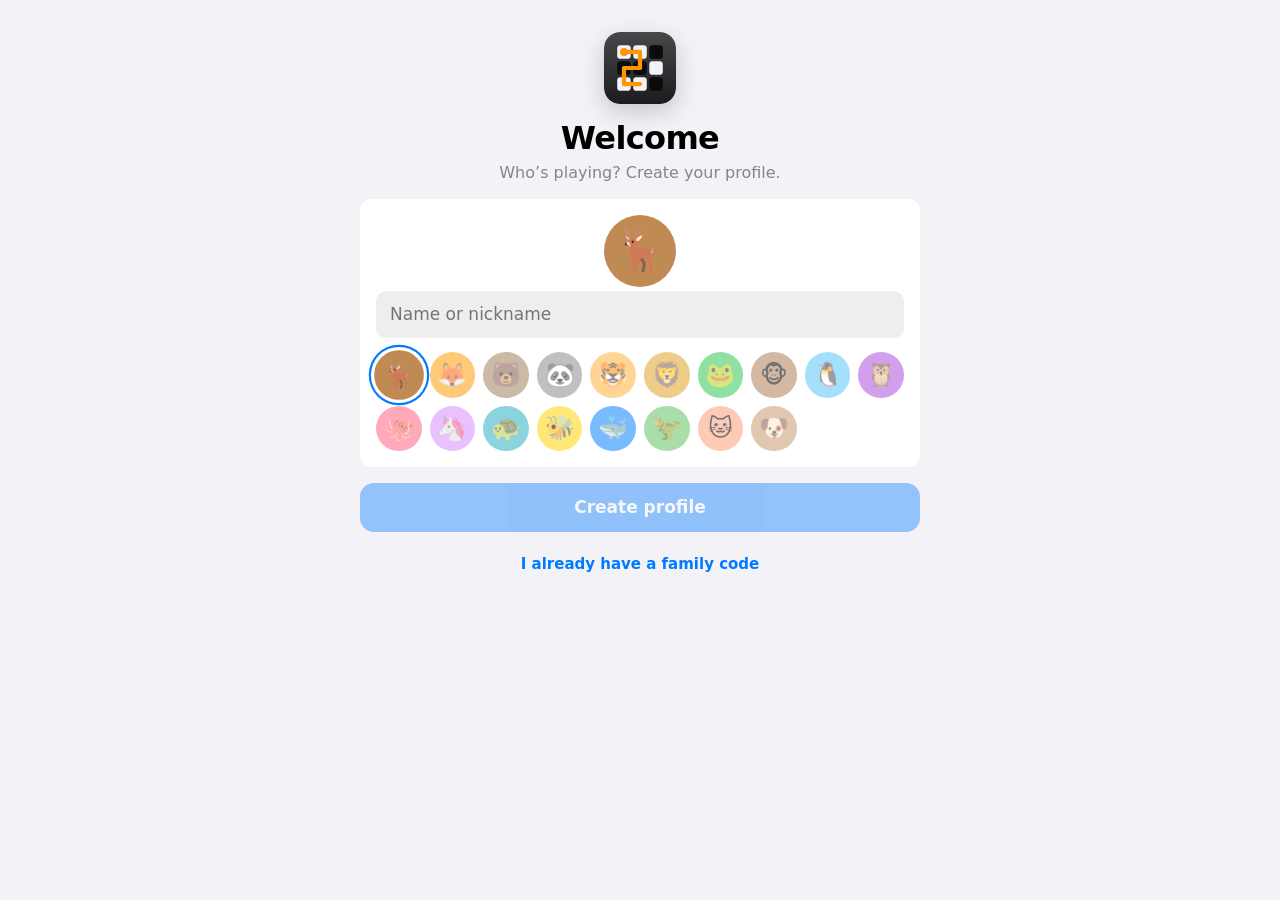
<file: index.html>
<!doctype html>
<html lang="fr">
<head>
<meta charset="utf-8">
<title>CariFlip</title>
<meta name="viewport" content="width=device-width, initial-scale=1, viewport-fit=cover, user-scalable=no">
<meta name="claude:viewport-fit-sides" content="cover">
<meta name="description" content="Un seul trait pour rendre chaque ligne d'une seule couleur. Jeu de réflexion de Caribou Labs.">
<meta name="theme-color" content="#F2F2F7" media="(prefers-color-scheme: light)">
<meta name="theme-color" content="#000000" media="(prefers-color-scheme: dark)">
<meta name="apple-mobile-web-app-capable" content="yes">
<meta name="mobile-web-app-capable" content="yes">
<meta name="apple-mobile-web-app-status-bar-style" content="default">
<meta name="apple-mobile-web-app-title" content="CariFlip">
<link rel="manifest" href="manifest.webmanifest">
<link rel="icon" href="icons/icon.svg" type="image/svg+xml">
<link rel="apple-touch-icon" href="icons/apple-touch-icon.png">
<link rel="stylesheet" href="css/style.css">
</head>
<body>
<svg width="0" height="0" style="position:absolute" aria-hidden="true">
  <defs>
    <symbol id="i-back" viewBox="0 0 24 24"><path d="M15 4l-8 8 8 8" fill="none" stroke="currentColor" stroke-width="2.4" stroke-linecap="round" stroke-linejoin="round"/></symbol>
    <symbol id="i-chev" viewBox="0 0 24 24"><path d="M9 5l7 7-7 7" fill="none" stroke="currentColor" stroke-width="2.2" stroke-linecap="round" stroke-linejoin="round"/></symbol>
    <symbol id="i-bulb" viewBox="0 0 24 24"><path d="M9 18h6M10 21h4M12 3a6 6 0 0 0-3.6 10.8c.6.5 1.1 1.3 1.1 2.2h5c0-.9.5-1.7 1.1-2.2A6 6 0 0 0 12 3z" fill="none" stroke="currentColor" stroke-width="2" stroke-linecap="round" stroke-linejoin="round"/></symbol>
    <symbol id="i-pause" viewBox="0 0 24 24"><rect x="6" y="5" width="4" height="14" rx="1.2" fill="currentColor"/><rect x="14" y="5" width="4" height="14" rx="1.2" fill="currentColor"/></symbol>
    <symbol id="i-lock" viewBox="0 0 24 24"><rect x="5" y="11" width="14" height="10" rx="2.5" fill="currentColor"/><path d="M8 11V8a4 4 0 0 1 8 0v3" fill="none" stroke="currentColor" stroke-width="2.2"/></symbol>
    <symbol id="i-check" viewBox="0 0 24 24"><path d="M5 12.5l4.5 4.5L19 7.5" fill="none" stroke="currentColor" stroke-width="2.8" stroke-linecap="round" stroke-linejoin="round"/></symbol>
    <symbol id="i-star" viewBox="0 0 24 24"><path d="M12 2.8l2.8 5.8 6.3.9-4.6 4.4 1.1 6.3L12 17.2l-5.6 3 1.1-6.3L2.9 9.5l6.3-.9z" fill="currentColor"/></symbol>
    <symbol id="i-grid" viewBox="0 0 24 24"><rect x="3" y="3" width="8" height="8" rx="2" fill="currentColor"/><rect x="13" y="3" width="8" height="8" rx="2" fill="none" stroke="currentColor" stroke-width="2"/><rect x="3" y="13" width="8" height="8" rx="2" fill="none" stroke="currentColor" stroke-width="2"/><rect x="13" y="13" width="8" height="8" rx="2" fill="currentColor"/></symbol>
    <symbol id="i-bolt" viewBox="0 0 24 24"><path d="M13 2L4 14h7l-1 8 9-12h-7z" fill="currentColor"/></symbol>
    <symbol id="i-help" viewBox="0 0 24 24"><circle cx="12" cy="12" r="9.5" fill="none" stroke="currentColor" stroke-width="2"/><path d="M9.5 9.3a2.6 2.6 0 0 1 5 .9c0 1.8-2.5 2.2-2.5 4" fill="none" stroke="currentColor" stroke-width="2" stroke-linecap="round"/><circle cx="12" cy="17.3" r="1.2" fill="currentColor"/></symbol>
    <symbol id="i-x" viewBox="0 0 24 24"><path d="M6 6l12 12M18 6L6 18" fill="none" stroke="currentColor" stroke-width="2.8" stroke-linecap="round"/></symbol>
    <symbol id="i-down" viewBox="0 0 24 24"><path d="M12 5v13M6 13l6 6 6-6" fill="none" stroke="currentColor" stroke-width="2.4" stroke-linecap="round" stroke-linejoin="round"/></symbol>
    <symbol id="i-trophy" viewBox="0 0 24 24"><path d="M7 4h10v5a5 5 0 0 1-10 0zM7 6H4v1a3 3 0 0 0 3 3M17 6h3v1a3 3 0 0 1-3 3M12 14v3M8 20h8M9 17h6" fill="none" stroke="currentColor" stroke-width="2" stroke-linecap="round" stroke-linejoin="round"/></symbol>
    <symbol id="i-gear" viewBox="0 0 24 24"><path d="M12 8.5a3.5 3.5 0 1 0 0 7 3.5 3.5 0 0 0 0-7z" fill="none" stroke="currentColor" stroke-width="2"/><path d="M19.4 13.5a7.6 7.6 0 0 0 0-3l2-1.6-2-3.4-2.4 1a7.6 7.6 0 0 0-2.6-1.5L14 2.5h-4l-.4 2.5A7.6 7.6 0 0 0 7 6.5l-2.4-1-2 3.4 2 1.6a7.6 7.6 0 0 0 0 3l-2 1.6 2 3.4 2.4-1a7.6 7.6 0 0 0 2.6 1.5l.4 2.5h4l.4-2.5a7.6 7.6 0 0 0 2.6-1.5l2.4 1 2-3.4z" fill="none" stroke="currentColor" stroke-width="2" stroke-linejoin="round"/></symbol>
    <symbol id="i-chart" viewBox="0 0 24 24"><rect x="3.5" y="12" width="4" height="8.5" rx="1.2" fill="currentColor"/><rect x="10" y="7" width="4" height="13.5" rx="1.2" fill="currentColor"/><rect x="16.5" y="3.5" width="4" height="17" rx="1.2" fill="currentColor"/></symbol>
    <symbol id="i-cal" viewBox="0 0 24 24"><rect x="3.5" y="5" width="17" height="15.5" rx="3" fill="none" stroke="currentColor" stroke-width="2"/><path d="M3.5 10h17M8 3v4M16 3v4" stroke="currentColor" stroke-width="2" stroke-linecap="round"/><rect x="7" y="13" width="4" height="4" rx="1" fill="currentColor"/></symbol>
    <symbol id="i-timer" viewBox="0 0 24 24"><circle cx="12" cy="13.5" r="7.5" fill="none" stroke="currentColor" stroke-width="2"/><path d="M12 9.5v4.5l2.8 1.8M9.5 2.8h5M19 6.5l1.4-1.4" fill="none" stroke="currentColor" stroke-width="2" stroke-linecap="round" stroke-linejoin="round"/></symbol>
    <symbol id="i-people" viewBox="0 0 24 24"><circle cx="9" cy="8" r="3.6" fill="currentColor"/><path d="M2.5 20c0-3.6 2.9-6.2 6.5-6.2s6.5 2.6 6.5 6.2z" fill="currentColor"/><circle cx="17" cy="9" r="2.8" fill="currentColor" opacity=".7"/><path d="M15.8 14c3.2-.4 6 1.9 6 5.2h-4.4" fill="currentColor" opacity=".7"/></symbol>
    <symbol id="i-pencil" viewBox="0 0 24 24"><path d="M4 20l1-4.5L15.5 5a2.1 2.1 0 0 1 3 3L8 18.5zM13.5 7l3 3" fill="none" stroke="currentColor" stroke-width="2" stroke-linejoin="round"/></symbol>
    <symbol id="i-plus" viewBox="0 0 24 24"><path d="M12 5v14M5 12h14" stroke="currentColor" stroke-width="2.6" stroke-linecap="round"/></symbol>
    <symbol id="i-cloud" viewBox="0 0 24 24"><path d="M7 19a4.5 4.5 0 0 1-.6-9 6 6 0 0 1 11.5 1.6A3.8 3.8 0 0 1 17.5 19z" fill="none" stroke="currentColor" stroke-width="2" stroke-linejoin="round"/></symbol>
    <symbol id="i-medal" viewBox="0 0 24 24"><path d="M8 2.5h8l-2.5 6h-3z" fill="currentColor" opacity=".55"/><circle cx="12" cy="15" r="6.5" fill="currentColor"/><path d="M12 11.3l1.1 2.3 2.5.3-1.8 1.7.5 2.5-2.3-1.2-2.3 1.2.5-2.5-1.8-1.7 2.5-.3z" fill="#fff"/></symbol>
    <symbol id="i-skip" viewBox="0 0 24 24"><path d="M5 5l9 7-9 7zM17 5v14" fill="none" stroke="currentColor" stroke-width="2.4" stroke-linecap="round" stroke-linejoin="round"/></symbol>
    <symbol id="i-replay" viewBox="0 0 24 24"><path d="M4.5 12a7.5 7.5 0 1 0 2.4-5.5M4 4.5v4h4" fill="none" stroke="currentColor" stroke-width="2" stroke-linecap="round" stroke-linejoin="round"/><path d="M10.3 9.2v5.6l4.6-2.8z" fill="currentColor"/></symbol>
    <symbol id="i-share" viewBox="0 0 24 24"><path d="M12 15V3.5M8 7l4-4 4 4M6 11H5v9h14v-9h-1" fill="none" stroke="currentColor" stroke-width="2" stroke-linecap="round" stroke-linejoin="round"/></symbol>
    <symbol id="i-more" viewBox="0 0 24 24"><circle cx="5" cy="12" r="1.9" fill="currentColor"/><circle cx="12" cy="12" r="1.9" fill="currentColor"/><circle cx="19" cy="12" r="1.9" fill="currentColor"/></symbol>
    <symbol id="i-clock" viewBox="0 0 24 24"><circle cx="12" cy="12" r="8.5" fill="none" stroke="currentColor" stroke-width="2.2"/><path d="M12 7.5V12l3 2" fill="none" stroke="currentColor" stroke-width="2.2" stroke-linecap="round" stroke-linejoin="round"/></symbol>
    <symbol id="i-key" viewBox="0 0 24 24"><circle cx="8" cy="15" r="4.2" fill="none" stroke="currentColor" stroke-width="2"/><path d="M11 12l8.5-8.5M16 7l2.5 2.5M19 4l1.5 1.5" fill="none" stroke="currentColor" stroke-width="2" stroke-linecap="round"/></symbol>
    <symbol id="i-up" viewBox="0 0 24 24"><path d="M12 19V6M6 11l6-6 6 6" fill="none" stroke="currentColor" stroke-width="2.4" stroke-linecap="round" stroke-linejoin="round"/></symbol>
  </defs>
</svg>

<div id="app">

  <!-- Accueil -->
  <section class="screen" id="home">
    <div class="scroll">
      <header class="hero">
        <img class="logo" id="logo" data-logo src="icons/icon.svg" alt="" width="72" height="72" draggable="false">
        <h1>CariFlip</h1>
        <p class="tagline" data-i18n="home.tagline"></p>
      </header>

      <div class="group">
        <button class="row" id="go-puzzle">
          <span class="row-icon" style="--c: var(--accent)"><svg><use href="#i-grid"/></svg></span>
          <span class="row-text"><span class="row-title" data-i18n="home.puzzle"></span><span class="row-sub" id="puzzle-progress"></span></span>
          <svg class="chev"><use href="#i-chev"/></svg>
        </button>
        <button class="row" id="go-daily">
          <span class="row-icon" style="--c: #FF2D55"><svg><use href="#i-cal"/></svg></span>
          <span class="row-text"><span class="row-title" data-i18n="home.daily"></span><span class="row-sub" id="daily-sub"></span></span>
          <svg class="chev"><use href="#i-chev"/></svg>
        </button>
        <button class="row" id="go-rush">
          <span class="row-icon" style="--c: #00C7BE"><svg><use href="#i-timer"/></svg></span>
          <span class="row-text"><span class="row-title" data-i18n="home.rush"></span><span class="row-sub" id="rush-sub"></span></span>
          <svg class="chev"><use href="#i-chev"/></svg>
        </button>
        <button class="row" id="go-challenge">
          <span class="row-icon" style="--c: var(--stroke)"><svg><use href="#i-bolt"/></svg></span>
          <span class="row-text"><span class="row-title" data-i18n="home.challenge"></span><span class="row-sub" id="best-score"></span></span>
          <svg class="chev"><use href="#i-chev"/></svg>
        </button>
        <button class="row" id="go-custom">
          <span class="row-icon" style="--c: #AF52DE"><svg><use href="#i-pencil"/></svg></span>
          <span class="row-text"><span class="row-title" data-i18n="home.custom"></span><span class="row-sub" id="custom-sub"></span></span>
          <svg class="chev"><use href="#i-chev"/></svg>
        </button>
      </div>

      <!-- Profil actif et changement de profil : une seule ligne -->
      <div class="group">
        <button class="row" id="go-profiles">
          <span class="avatar" id="chip-avatar"></span>
          <span class="row-text"><span class="row-title" id="chip-name"></span><span class="row-sub" id="profiles-sub"></span></span>
          <svg class="chev"><use href="#i-chev"/></svg>
        </button>
      </div>

      <div class="tiles">
        <button class="tile" id="go-howto"><span class="row-icon" style="--c: var(--success)"><svg><use href="#i-help"/></svg></span><span data-i18n="home.howtoShort"></span></button>
        <button class="tile" id="go-stats"><span class="row-icon" style="--c: #5856D6"><svg><use href="#i-chart"/></svg></span><span data-i18n="home.statsShort"></span></button>
        <button class="tile" id="go-settings"><span class="row-icon" style="--c: var(--gray)"><svg><use href="#i-gear"/></svg></span><span data-i18n="home.settings"></span></button>
      </div>

      <p class="footnote" id="install-hint" hidden></p>
      <p class="footnote version-line" id="version-line">Caribou Labs · v<span id="version"></span></p>
    </div>
  </section>

  <!-- Statistiques -->
  <section class="screen" id="stats" hidden>
    <nav class="navbar">
      <button class="nav-btn" data-back><svg><use href="#i-back"/></svg><span data-i18n="nav.home"></span></button>
      <h2 class="nav-title" data-i18n="stats.title"></h2>
      <span class="nav-spacer"></span>
    </nav>
    <div class="scroll" id="stats-body"></div>
  </section>

  <!-- Premier lancement -->
  <section class="screen" id="welcome" hidden>
    <div class="scroll">
      <header class="hero compact">
        <img class="logo" data-logo src="icons/icon.svg" alt="" width="72" height="72" draggable="false">
        <h1 data-i18n="welcome.title"></h1>
        <p class="tagline" data-i18n="welcome.sub"></p>
      </header>
      <div class="profile-form" id="welcome-form"></div>
      <button class="btn primary wide" id="welcome-create" data-i18n="welcome.create"></button>
      <div class="join-box">
        <button class="link-btn" id="welcome-join-toggle" data-i18n="welcome.haveCode"></button>
        <div id="welcome-join" hidden>
          <p class="footnote" data-i18n="welcome.joinHelp"></p>
          <input class="text-input code-input" id="welcome-code" autocomplete="off" autocapitalize="characters" spellcheck="false" placeholder="XXXX-XXXX-XXXX" maxlength="16">
          <button class="btn wide" id="welcome-join-btn" data-i18n="welcome.join"></button>
          <p class="form-error" id="welcome-error" hidden></p>
        </div>
      </div>
    </div>
  </section>

  <!-- Profils -->
  <section class="screen" id="profiles" hidden>
    <nav class="navbar">
      <button class="nav-btn" data-back><svg><use href="#i-back"/></svg><span data-i18n="nav.home"></span></button>
      <h2 class="nav-title" data-i18n="profiles.title"></h2>
      <span class="nav-spacer"></span>
    </nav>
    <div class="scroll">
      <p class="intro" data-i18n="profiles.intro"></p>
      <div class="group" id="profile-list"></div>
      <div class="group">
        <button class="row" id="profile-new">
          <span class="row-icon" style="--c: var(--accent)"><svg><use href="#i-plus"/></svg></span>
          <span class="row-text"><span class="row-title" data-i18n="profiles.new"></span></span>
        </button>
      </div>
      <h3 class="section-title" data-i18n="sync.title"></h3>
      <div class="group">
        <div class="row stat-row"><span class="row-icon" id="sync-icon"><svg><use href="#i-cloud"/></svg></span><span class="row-text"><span class="row-title" id="sync-state"></span><span class="row-sub" id="sync-when"></span></span></div>
        <button class="row" id="sync-code-row">
          <span class="row-text"><span class="row-sub" data-i18n="sync.code"></span><span class="row-title code-text" id="sync-code"></span></span>
          <span class="stat-val" data-i18n="sync.copy"></span>
        </button>
        <button class="row" id="sync-join"><span class="row-text"><span class="row-title" data-i18n="sync.join"></span></span><svg class="chev"><use href="#i-chev"/></svg></button>
        <button class="row" id="sync-now"><span class="row-text"><span class="row-title" data-i18n="sync.now"></span></span></button>
      </div>
      <p class="footnote" id="sync-help" data-i18n="sync.help"></p>
    </div>
  </section>

  <!-- Créer / modifier un profil -->
  <section class="screen" id="profile-edit" hidden>
    <nav class="navbar">
      <button class="nav-btn" data-back><svg><use href="#i-back"/></svg><span data-i18n="nav.back"></span></button>
      <h2 class="nav-title" id="pe-title"></h2>
      <span class="nav-spacer"></span>
    </nav>
    <div class="scroll">
      <div class="profile-form" id="pe-form"></div>
      <button class="btn primary wide" id="pe-save" data-i18n="pe.save"></button>
      <button class="btn danger wide" id="pe-delete" data-i18n="pe.delete"></button>
    </div>
  </section>

  <!-- Contre-la-montre -->
  <section class="screen" id="rush" hidden>
    <nav class="navbar">
      <button class="nav-btn icon-only" id="rush-quit" data-i18n-aria="rush.quit"><svg><use href="#i-x"/></svg></button>
      <div class="hud">
        <span class="hud-score" id="rush-time">3:00</span>
        <span class="hud-meta" id="rush-count"></span>
      </div>
      <span class="nav-spacer"></span>
    </nav>
    <div class="status">
      <span class="chip" id="rush-chip"></span>
    </div>
    <div class="stage" id="rush-stage">
      <canvas id="rush-canvas"></canvas>
      <div class="countdown" id="rush-countdown" aria-live="assertive"></div>
      <div class="bonus" id="rush-bonus" aria-live="polite"><span class="bonus-main"></span><span class="bonus-sub"></span></div>
    </div>
    <div class="bottombar">
      <button class="cancel-btn" data-cancel data-i18n-aria="game.cancel"><svg><use href="#i-x"/></svg></button>
      <button class="pill-btn" id="rush-skip"><svg><use href="#i-skip"/></svg><span data-i18n="rush.skip"></span></button>
      <button class="cancel-btn" data-cancel data-i18n-aria="game.cancel"><svg><use href="#i-x"/></svg></button>
    </div>
  </section>

  <!-- Calendrier du Puzzle du jour -->
  <section class="screen" id="calendar" hidden>
    <nav class="navbar">
      <button class="nav-btn" data-back><svg><use href="#i-back"/></svg><span data-i18n="nav.back"></span></button>
      <h2 class="nav-title" data-i18n="cal.title"></h2>
      <span class="nav-spacer"></span>
    </nav>
    <div class="scroll">
      <div class="cal-head">
        <button class="pill-btn" id="cal-prev" data-i18n-aria="cal.prev"><svg><use href="#i-back"/></svg></button>
        <h3 class="cal-month" id="cal-month"></h3>
        <button class="pill-btn" id="cal-next" data-i18n-aria="cal.next"><svg><use href="#i-chev"/></svg></button>
      </div>
      <div class="cal-week" id="cal-week" aria-hidden="true"></div>
      <div class="cal-grid" id="cal-grid"></div>
      <p class="cal-summary" id="cal-summary"></p>
      <ul class="cal-legend">
        <li><svg class="lg star"><use href="#i-star"/></svg><span data-i18n="cal.legStar"></span></li>
        <li><svg class="lg check"><use href="#i-check"/></svg><span data-i18n="cal.legCheck"></span></li>
        <li><svg class="lg late"><use href="#i-clock"/></svg><span data-i18n="cal.legLate"></span></li>
      </ul>
    </div>
  </section>

  <!-- Grilles de l'éditeur -->
  <section class="screen" id="custom" hidden>
    <nav class="navbar">
      <button class="nav-btn" data-back><svg><use href="#i-back"/></svg><span data-i18n="nav.home"></span></button>
      <h2 class="nav-title" data-i18n="custom.title"></h2>
      <span class="nav-spacer"></span>
    </nav>
    <div class="scroll">
      <p class="intro" data-i18n="custom.intro"></p>
      <div class="group">
        <button class="row" id="custom-new">
          <span class="row-icon" style="--c: #AF52DE"><svg><use href="#i-plus"/></svg></span>
          <span class="row-text"><span class="row-title" data-i18n="custom.new"></span></span>
          <svg class="chev"><use href="#i-chev"/></svg>
        </button>
        <button class="row" id="custom-import">
          <span class="row-icon" style="--c: var(--gray)"><svg><use href="#i-key"/></svg></span>
          <span class="row-text"><span class="row-title" data-i18n="custom.import"></span></span>
          <svg class="chev"><use href="#i-chev"/></svg>
        </button>
      </div>
      <h3 class="section-title" data-i18n="custom.list"></h3>
      <div class="group" id="custom-list"></div>
    </div>
  </section>

  <!-- Éditeur de grilles -->
  <section class="screen" id="editor" hidden>
    <nav class="navbar">
      <button class="nav-btn" data-back><svg><use href="#i-back"/></svg><span data-i18n="custom.title"></span></button>
      <h2 class="nav-title" data-i18n="editor.title"></h2>
      <span class="nav-spacer"></span>
    </nav>
    <div class="editor-bar">
      <div class="stepper"><span data-i18n="editor.width"></span><button id="ed-w-minus" aria-label="−">−</button><b id="ed-w"></b><button id="ed-w-plus" aria-label="+">+</button></div>
      <div class="stepper"><span data-i18n="editor.height"></span><button id="ed-h-minus" aria-label="−">−</button><b id="ed-h"></b><button id="ed-h-plus" aria-label="+">+</button></div>
    </div>
    <div class="stage" id="editor-stage"><canvas id="editor-canvas"></canvas></div>
    <div class="editor-tools">
      <div class="seg" id="seg-tool" role="radiogroup">
        <button data-value="B"><i class="tool-dot dark"></i><span data-i18n="editor.black"></span></button>
        <button data-value="W"><i class="tool-dot light"></i><span data-i18n="editor.white"></span></button>
        <button data-value="X"><i class="tool-dot hole"></i><span data-i18n="editor.hole"></span></button>
      </div>
      <p class="editor-hint" data-i18n="editor.hint"></p>
    </div>
    <div class="screen-footer two"><button class="btn" id="ed-test" data-i18n="editor.test"></button><button class="btn primary" id="ed-check" data-i18n="editor.check"></button></div>
  </section>

  <!-- Réglages -->
  <section class="screen" id="settings" hidden>
    <nav class="navbar">
      <button class="nav-btn" data-back><svg><use href="#i-back"/></svg><span data-i18n="nav.home"></span></button>
      <h2 class="nav-title" data-i18n="set.title"></h2>
      <span class="nav-spacer"></span>
    </nav>
    <div class="scroll">
      <h3 class="section-title" data-i18n="set.language"></h3>
      <div class="group pad">
        <div class="seg" id="seg-lang" role="radiogroup">
          <button data-value="auto" data-i18n="set.auto"></button>
          <button data-value="fr" data-i18n="set.fr"></button>
          <button data-value="en" data-i18n="set.en"></button>
        </div>
      </div>
      <h3 class="section-title" data-i18n="set.theme"></h3>
      <div class="group pad">
        <div class="seg" id="seg-theme" role="radiogroup">
          <button data-value="auto" data-i18n="set.auto"></button>
          <button data-value="light" data-i18n="set.light"></button>
          <button data-value="dark" data-i18n="set.dark"></button>
        </div>
      </div>
      <div class="group">
        <label class="row switch-row" for="opt-sound">
          <span class="row-text"><span class="row-title" data-i18n="set.sound"></span></span>
          <input type="checkbox" id="opt-sound" class="switch">
        </label>
        <label class="row switch-row" for="opt-silent" id="silent-row">
          <span class="row-text"><span class="row-title" data-i18n="set.silent"></span><span class="row-sub" data-i18n="set.silentSub"></span></span>
          <input type="checkbox" id="opt-silent" class="switch">
        </label>
        <label class="row switch-row" for="opt-haptics" id="haptics-row">
          <span class="row-text"><span class="row-title" data-i18n="set.haptics"></span></span>
          <input type="checkbox" id="opt-haptics" class="switch">
        </label>
      </div>
      <p class="footnote" data-i18n="set.note"></p>

      <h3 class="section-title" data-i18n="set.accent"></h3>
      <div class="group pad">
        <div class="swatches" id="accent-swatches" role="radiogroup"></div>
      </div>

      <h3 class="section-title" data-i18n="set.about"></h3>
      <div class="group">
        <div class="row stat-row"><span class="row-title" data-i18n="set.version"></span><span class="stat-val" id="about-version"></span></div>
        <div class="row stat-row"><span class="row-title">Caribou Labs</span><span class="stat-val" id="about-year"></span></div>
      </div>
    </div>
  </section>

  <!-- Sélection des niveaux -->
  <section class="screen" id="levels" hidden>
    <nav class="navbar">
      <button class="nav-btn" data-back><svg><use href="#i-back"/></svg><span data-i18n="nav.home"></span></button>
      <h2 class="nav-title" data-i18n="levels.title"></h2>
      <span class="nav-spacer"></span>
    </nav>
    <div class="scroll">
      <div class="chapters" id="chapters" role="tablist"></div>
      <p class="chapter-caption" id="chapter-caption"></p>
      <div class="level-grid" id="level-grid"></div>
    </div>
  </section>

  <!-- Jeu : Puzzle -->
  <section class="screen" id="game" hidden>
    <nav class="navbar">
      <button class="nav-btn" data-back><svg><use href="#i-back"/></svg><span id="game-back" data-i18n="nav.levels"></span></button>
      <h2 class="nav-title" id="game-title"></h2>
      <div class="nav-right">
        <button class="nav-btn icon-only" id="replay-btn" data-i18n-aria="game.replayMine" hidden><svg><use href="#i-replay"/></svg></button>
        <button class="nav-btn icon-only" id="hint-btn" data-i18n-aria="game.hint">
          <svg><use href="#i-bulb"/></svg><span class="badge" id="hint-badge">3</span>
        </button>
      </div>
    </nav>
    <div class="status">
      <span class="chip" id="dirty-chip"></span>
      <p id="game-status"></p>
    </div>
    <div class="stage" id="puzzle-stage"><canvas id="puzzle-canvas"></canvas></div>
    <div class="bottombar">
      <button class="cancel-btn" data-cancel data-i18n-aria="game.cancel"><svg><use href="#i-x"/></svg></button>
      <button class="pill-btn" id="prev-level"><svg><use href="#i-back"/></svg><span></span></button>
      <span class="bar-center">
        <span class="size-label" id="size-label"></span>
        <button class="pill-btn" id="cal-btn" hidden><svg><use href="#i-cal"/></svg><span id="cal-btn-label"></span></button>
        <button class="pill-btn" id="share-btn" hidden><svg><use href="#i-share"/></svg><span data-i18n="custom.share"></span></button>
      </span>
      <button class="pill-btn" id="next-level"><span></span><svg><use href="#i-chev"/></svg></button>
      <button class="cancel-btn" data-cancel data-i18n-aria="game.cancel"><svg><use href="#i-x"/></svg></button>
    </div>
  </section>

  <!-- Menu Challenge -->
  <section class="screen" id="cmenu" hidden>
    <nav class="navbar">
      <button class="nav-btn" data-back><svg><use href="#i-back"/></svg><span data-i18n="nav.home"></span></button>
      <h2 class="nav-title" data-i18n="cmenu.title"></h2>
      <span class="nav-spacer"></span>
    </nav>
    <div class="scroll">
      <p class="intro" data-i18n="cmenu.intro"></p>
      <div class="group">
        <button class="row" id="start-challenge">
          <span class="row-icon" style="--c: var(--stroke)"><svg><use href="#i-bolt"/></svg></span>
          <span class="row-text"><span class="row-title" data-i18n="cmenu.challenge"></span><span class="row-sub" data-i18n="cmenu.challengeSub"></span></span>
          <svg class="chev"><use href="#i-chev"/></svg>
        </button>
        <button class="row" id="start-practice">
          <span class="row-icon" style="--c: var(--success)"><svg><use href="#i-grid"/></svg></span>
          <span class="row-text"><span class="row-title" data-i18n="cmenu.practice"></span><span class="row-sub" data-i18n="cmenu.practiceSub"></span></span>
          <svg class="chev"><use href="#i-chev"/></svg>
        </button>
      </div>
      <h3 class="section-title" data-i18n="cmenu.best"></h3>
      <div class="group records" id="records"></div>
    </div>
  </section>

  <!-- Jeu : Challenge -->
  <section class="screen" id="challenge" hidden>
    <nav class="navbar">
      <button class="nav-btn icon-only" id="pause-btn" data-i18n-aria="ch.pause"><svg><use href="#i-pause"/></svg></button>
      <div class="hud">
        <span class="hud-score" id="hud-score">0</span>
        <span class="hud-meta"><span id="hud-level"></span> · <span id="hud-lines"></span></span>
      </div>
      <span class="hud-mode" id="hud-mode"></span>
    </nav>
    <div class="stage" id="challenge-stage">
      <canvas id="challenge-canvas"></canvas>
      <div class="countdown" id="countdown" aria-live="assertive"></div>
      <div class="bonus" id="bonus" aria-live="polite"><span class="bonus-main"></span><span class="bonus-sub"></span></div>
      <div class="mega" id="mega" hidden><div class="mega-text"><span class="mega-title" data-i18n="mega.title"></span><span class="mega-sub" id="mega-sub"></span></div></div>
    </div>
    <div class="bottombar">
      <button class="cancel-btn" data-cancel data-i18n-aria="game.cancel"><svg><use href="#i-x"/></svg></button>
      <button class="pill-btn" id="rush-btn"><svg><use href="#i-down"/></svg><span data-i18n="ch.drop"></span></button>
      <button class="cancel-btn" data-cancel data-i18n-aria="game.cancel"><svg><use href="#i-x"/></svg></button>
    </div>
  </section>

  <!-- Comment jouer -->
  <section class="screen" id="howto" hidden>
    <nav class="navbar">
      <button class="nav-btn" data-back><svg><use href="#i-back"/></svg><span data-i18n="nav.back"></span></button>
      <h2 class="nav-title" data-i18n="howto.title"></h2>
      <span class="nav-spacer"></span>
    </nav>
    <div class="scroll">
      <ol class="steps">
        <li class="step">
          <div class="step-art"><canvas data-demo="1"></canvas></div>
          <div class="step-text"><h3 data-i18n="howto.s1t"></h3><p data-i18n="howto.s1p"></p></div>
        </li>
        <li class="step">
          <div class="step-art"><canvas data-demo="2"></canvas></div>
          <div class="step-text"><h3 data-i18n="howto.s2t"></h3><p data-i18n="howto.s2p"></p></div>
        </li>
        <li class="step">
          <div class="step-art"><canvas data-demo="3"></canvas></div>
          <div class="step-text"><h3 data-i18n="howto.s3t"></h3><p data-i18n="howto.s3p"></p></div>
        </li>
        <li class="step">
          <div class="step-art"><canvas data-demo="4"></canvas></div>
          <div class="step-text"><h3 data-i18n="howto.s4t"></h3><p data-i18n="howto.s4p"></p></div>
        </li>
      </ol>
      <p class="howto-note" data-i18n="howto.note"></p>
    </div>
    <!-- Bouton toujours visible, même si le texte dépasse l'écran -->
    <div class="screen-footer"><button class="btn primary" data-back data-i18n="howto.ok"></button></div>
  </section>

  <!-- Mise à jour disponible -->
  <div class="update-bar" id="update-bar" hidden>
    <span data-i18n="update.text"></span>
    <button class="btn primary small" id="update-btn" data-i18n="update.btn"></button>
  </div>

  <!-- Fenêtres -->
  <div class="sheet-backdrop" id="sheet" hidden>
    <div class="sheet" role="dialog" aria-modal="true" aria-labelledby="sheet-title">
      <div class="sheet-badge" id="sheet-badge"></div>
      <h3 id="sheet-title"></h3>
      <p id="sheet-body"></p>
      <div class="sheet-actions" id="sheet-actions"></div>
    </div>
  </div>
</div>

<script type="module" src="js/main.js"></script>
</body>
</html>
</file>
<file: css/style.css>
/* CariFlip — interface façon iOS, plateau monochrome, un seul accent chaud pour le trait.
   Mise en page : écrans plein cadre empilés, navbar fine, plateau qui occupe tout l'espace libre. */
:root {
  --bg: #F2F2F7;
  --card: #FFFFFF;
  --label: #000000;
  --secondary: rgba(60, 60, 67, 0.6);
  --tertiary: rgba(60, 60, 67, 0.3);
  --sep: rgba(60, 60, 67, 0.18);
  --fill: rgba(118, 118, 128, 0.12);
  --accent: #007AFF;
  --gray: #8E8E93;
  --stroke: #FF9500;
  --success: #34C759;
  --danger: #FF3B30;
  --board: #C7C7CC;
  --reserve: #E5E5EA;
  --gauge: #FFCC00;
  --well: rgba(0, 0, 0, 0.2);
  --dot: rgba(60, 60, 67, 0.28);
  --tile-dark: #1C1C1E;
  --tile-light: #FFFFFF;
  --tile-light-edge: rgba(0, 0, 0, 0.08);
  --font: -apple-system, BlinkMacSystemFont, "SF Pro Text", system-ui, "Segoe UI", Roboto, sans-serif;
  --font-round: ui-rounded, "SF Pro Rounded", -apple-system, system-ui, "Segoe UI", Roboto, sans-serif;
  color-scheme: light;
}
@media (prefers-color-scheme: dark) {
  :root:not([data-theme="light"]) {
    --bg: #000000; --card: #1C1C1E; --label: #FFFFFF;
    --secondary: rgba(235, 235, 245, 0.6); --tertiary: rgba(235, 235, 245, 0.3);
    --sep: rgba(84, 84, 88, 0.6); --fill: rgba(118, 118, 128, 0.24);
    --accent: #0A84FF; --gray: #8E8E93; --stroke: #FF9F0A; --success: #30D158; --danger: #FF453A;
    --board: #48484A; --reserve: #262628; --gauge: #FFD60A; --well: rgba(255, 255, 255, 0.12); --dot: rgba(235, 235, 245, 0.25);
    --tile-dark: #0B0B0C; --tile-light: #F2F2F7; --tile-light-edge: rgba(0, 0, 0, 0);
    color-scheme: dark;
  }
}
:root[data-theme="dark"] {
  --bg: #000000; --card: #1C1C1E; --label: #FFFFFF;
  --secondary: rgba(235, 235, 245, 0.6); --tertiary: rgba(235, 235, 245, 0.3);
  --sep: rgba(84, 84, 88, 0.6); --fill: rgba(118, 118, 128, 0.24);
  --accent: #0A84FF; --gray: #8E8E93; --stroke: #FF9F0A; --success: #30D158; --danger: #FF453A;
  --board: #48484A; --reserve: #262628; --gauge: #FFD60A; --well: rgba(255, 255, 255, 0.12); --dot: rgba(235, 235, 245, 0.25);
  --tile-dark: #0B0B0C; --tile-light: #F2F2F7; --tile-light-edge: rgba(0, 0, 0, 0);
  color-scheme: dark;
}

* { box-sizing: border-box; -webkit-tap-highlight-color: transparent; }
html, body { height: 100%; margin: 0; }
body {
  background: var(--bg); color: var(--label);
  font: 17px/1.35 var(--font);
  -webkit-font-smoothing: antialiased;
  overscroll-behavior: none;
  user-select: none; -webkit-user-select: none; -webkit-touch-callout: none;
}
[hidden] { display: none !important; }
button { font: inherit; color: inherit; background: none; border: 0; padding: 0; cursor: pointer; }
button:focus-visible, .switch:focus-visible { outline: 2px solid var(--accent); outline-offset: 2px; border-radius: 8px; }
svg { width: 1em; height: 1em; flex: none; }

/* Pas de conteneur position:fixed plein écran : sur iOS 26, Safari traite un élément fixe
   collé en haut comme une barre et applique son flou de bord sous la barre d'état. */
html, body { overflow: hidden; }
#app { position: relative; height: 100%; height: 100dvh; overflow: hidden; }
.screen {
  position: absolute; inset: 0;
  display: flex; flex-direction: column;
  padding-top: env(safe-area-inset-top, 0px);
  padding-bottom: env(safe-area-inset-bottom, 0px);
  padding-left: env(safe-area-inset-left, 0px);
  padding-right: env(safe-area-inset-right, 0px);
}
/* Pas de fondu entre écrans : partir d'un écran transparent faisait apparaître le fond (flash noir
   en thème sombre), surtout au retour. Le changement d'écran est immédiat. */
.scroll {
  flex: 1; overflow-y: auto; -webkit-overflow-scrolling: touch;
  scrollbar-gutter: stable both-edges; /* même largeur avec ou sans barre de défilement */
  padding-block: 8px 32px;
  padding-left: max(16px, env(safe-area-inset-left, 0px));
  padding-right: max(16px, env(safe-area-inset-right, 0px));
}
.scroll > * { max-width: 560px; margin-left: auto; margin-right: auto; }

/* Accueil */
.hero { display: flex; flex-direction: column; align-items: center; gap: 6px; padding-block: 36px 28px; text-align: center; }
.logo { width: 88px; height: 88px; border-radius: 20px; box-shadow: 0 8px 24px rgba(0, 0, 0, 0.18); -webkit-touch-callout: none; -webkit-user-select: none; user-select: none; touch-action: manipulation; }
.hero h1 { font: 800 40px/1.05 var(--font-round); letter-spacing: -0.02em; margin: 12px 0 0; }
.tagline { margin: 0; color: var(--secondary); font-size: 16px; text-wrap: balance; }

.group { background: var(--card); border-radius: 12px; overflow: hidden; margin-bottom: 24px; }
.row {
  display: flex; align-items: center; gap: 14px; width: 100%;
  min-height: 56px; padding: 10px 16px; text-align: left; position: relative;
}
.row + .row::before { content: ""; position: absolute; top: 0; left: 62px; right: 0; height: 0.5px; background: var(--sep); }
.switch-row + .switch-row::before { left: 16px; }
.row:active:not(.switch-row) { background: var(--fill); }
.row-icon { width: 32px; height: 32px; border-radius: 8px; display: grid; place-items: center; background: var(--c); color: #fff; font-size: 18px; flex: none; }
.row-text { flex: 1; min-width: 0; display: flex; flex-direction: column; }
.row-title { font-weight: 600; }
.row-sub { font-size: 14px; color: var(--secondary); font-variant-numeric: tabular-nums; }
.chev { color: var(--tertiary); font-size: 16px; }
.footnote { text-align: center; color: var(--secondary); font-size: 13px; margin: 8px auto; text-wrap: balance; }

.switch {
  appearance: none; -webkit-appearance: none; flex: none;
  width: 51px; height: 31px; border-radius: 16px; background: var(--fill); position: relative;
  transition: background 0.2s; cursor: pointer; margin: 0;
}
.switch::after {
  content: ""; position: absolute; top: 2px; left: 2px; width: 27px; height: 27px; border-radius: 50%;
  background: #fff; box-shadow: 0 2px 6px rgba(0, 0, 0, 0.2); transition: transform 0.2s;
}
.switch:checked { background: var(--success); }
.switch:checked::after { transform: translateX(20px); }

/* Barre de navigation */
.navbar {
  display: grid; grid-template-columns: 1fr auto 1fr; align-items: center; flex: none;
  min-height: 48px; padding-block: 4px;
  padding-left: max(8px, env(safe-area-inset-left, 0px));
  padding-right: max(8px, env(safe-area-inset-right, 0px));
}
.nav-btn { display: inline-flex; align-items: center; gap: 2px; color: var(--accent); font-size: 17px; padding: 8px; border-radius: 10px; justify-self: start; position: relative; }
.nav-btn svg { font-size: 22px; }
.nav-btn.icon-only { padding: 8px 10px; }
.navbar > :last-child { justify-self: end; }
.nav-btn:active { opacity: 0.5; }
.nav-btn:disabled { color: var(--tertiary); }
.nav-title { font-size: 17px; font-weight: 600; margin: 0; text-align: center; white-space: nowrap; overflow: hidden; text-overflow: ellipsis; font-variant-numeric: tabular-nums; }
.badge {
  position: absolute; top: 2px; right: 0; min-width: 17px; height: 17px; border-radius: 9px;
  background: var(--accent); color: var(--on-accent, #fff); font-size: 11px; font-weight: 700; display: grid; place-items: center; padding: 0 4px;
}

/* Sélection des niveaux */
.chapters { display: flex; gap: 8px; overflow-x: auto; padding: 4px 0 12px; scrollbar-width: none; }
.chapters::-webkit-scrollbar { display: none; }
.chapter {
  flex: none; padding: 7px 14px; border-radius: 999px; background: var(--fill);
  font-size: 15px; font-weight: 600; font-variant-numeric: tabular-nums; white-space: nowrap;
}
.chapter[aria-selected="true"] { background: var(--label); color: var(--bg); }
.chapter .done { opacity: 0.6; font-weight: 500; margin-left: 6px; }
.chapter-caption { color: var(--secondary); font-size: 14px; line-height: 19px; min-height: 19px; margin: 0 auto 12px; white-space: nowrap; overflow: hidden; text-overflow: ellipsis; }
.level-grid { display: grid; grid-template-columns: repeat(5, 1fr); gap: 10px; }
.level {
  aspect-ratio: 1; max-width: 100%; border-radius: 14px; background: var(--card);
  display: flex; flex-direction: column; align-items: center; justify-content: center; gap: 2px;
  font: 700 20px/1 var(--font-round); font-variant-numeric: tabular-nums; position: relative;
}
.level:active:not(:disabled) { transform: scale(0.95); }
.level.solved { background: var(--tile-dark); color: var(--tile-light); }
.level .mark { font-size: 13px; color: var(--success); }
.level.perfect .mark { color: var(--stroke); }
.level:disabled { color: var(--tertiary); cursor: default; }
.level:disabled svg { font-size: 16px; }
.level.current { box-shadow: inset 0 0 0 2.5px var(--accent); }

/* Jeu */
/* Hauteur FIXE : le message passe d'une à deux lignes sans jamais déplacer le plateau. */
.status { display: flex; flex-direction: column; align-items: center; gap: 6px; padding: 2px 16px 0; text-align: center; height: 74px; flex: none; overflow: hidden; }
.status p {
  margin: 0; font-size: 15px; line-height: 20px; max-height: 40px; color: var(--secondary); text-wrap: balance; transition: color 0.2s;
  display: -webkit-box; -webkit-box-orient: vertical; -webkit-line-clamp: 2; overflow: hidden;
}
#rush .status { height: 30px; }
.status p.fail { color: var(--danger); }
.status p.hint { color: var(--accent); }
.chip { font-size: 13px; font-weight: 600; padding: 3px 10px; border-radius: 999px; background: var(--fill); font-variant-numeric: tabular-nums; }
.chip.done { background: var(--success); color: #fff; }
.stage { flex: 1; min-height: 0; position: relative; margin: 4px 8px; }
.stage canvas { position: absolute; inset: 0; touch-action: none; display: block; }
.stage.shake { animation: shake 0.4s; }
@keyframes shake { 20%, 60% { transform: translateX(-7px); } 40%, 80% { transform: translateX(7px); } }
.bottombar {
  display: flex; align-items: center; justify-content: space-between; gap: 12px;
  flex: none; height: 64px; box-sizing: content-box; position: relative; /* hauteur fixe : voir .status */
  padding-block: 0;
  padding-left: max(16px, env(safe-area-inset-left, 0px));
  padding-right: max(16px, env(safe-area-inset-right, 0px));
}
.pill-btn {
  display: inline-flex; align-items: center; gap: 6px; padding: 9px 14px; border-radius: 999px;
  background: var(--fill); font-size: 15px; font-weight: 600; font-variant-numeric: tabular-nums;
}
.pill-btn svg { font-size: 15px; }
.pill-btn:disabled { opacity: 0.3; cursor: default; }
.pill-btn:active:not(:disabled) { opacity: 0.6; }
.pill-btn.wide { margin: 0 auto; padding: 11px 22px; }
.size-label { font-size: 13px; color: var(--secondary); font-variant-numeric: tabular-nums; }

/* Challenge */
.hud { display: flex; flex-direction: column; align-items: center; line-height: 1.1; }
.hud-score { font: 800 26px/1 var(--font-round); font-variant-numeric: tabular-nums; white-space: nowrap; }
.hud-meta { font-size: 13px; line-height: 16px; min-height: 16px; color: var(--secondary); font-variant-numeric: tabular-nums; white-space: nowrap; }
.timer { height: 4px; margin: 4px max(16px, env(safe-area-inset-left, 0px)) 0; border-radius: 2px; background: var(--fill); overflow: hidden; }
.timer-fill { height: 100%; width: 0; background: var(--stroke); border-radius: 2px; }
.bonus {
  position: absolute; left: 50%; top: 30%; transform: translate(-50%, 0); pointer-events: none;
  font: 800 24px/1.1 var(--font-round); color: var(--stroke); text-align: center; white-space: nowrap;
  opacity: 0; text-shadow: 0 2px 12px var(--bg);
}
.bonus.show { animation: bonus 1.1s ease-out; }
@keyframes bonus { 0% { opacity: 0; transform: translate(-50%, 12px) scale(0.9); } 15% { opacity: 1; transform: translate(-50%, 0) scale(1.05); } 70% { opacity: 1; } 100% { opacity: 0; transform: translate(-50%, -24px); } }

/* Comment jouer */
.steps { list-style: none; padding: 0; display: flex; flex-direction: column; gap: 12px; }
.step { display: flex; gap: 14px; align-items: center; background: var(--card); border-radius: 12px; padding: 12px; }
.step-art { width: 110px; height: 96px; flex: none; position: relative; }
.step-art canvas { position: absolute; inset: 0; }
.step-text { min-width: 0; }
.step h3 { margin: 0 0 4px; font-size: 16px; }
.step p { margin: 0; font-size: 14px; color: var(--secondary); }
.howto-note { color: var(--secondary); font-size: 14px; margin: 4px auto 20px; }
.actions { display: flex; justify-content: center; }
.btn { padding: 13px 28px; border-radius: 14px; font-weight: 600; font-size: 17px; background: var(--fill); min-width: 200px; }
.btn.primary { background: var(--accent); color: var(--on-accent, #fff); }
.btn:active { opacity: 0.7; }

/* Fenêtre modale façon alerte */
.sheet-backdrop {
  position: absolute; inset: 0; background: rgba(0, 0, 0, 0.35); display: grid; place-items: center; z-index: 20;
  padding-left: max(16px, env(safe-area-inset-left, 0px)); padding-right: max(16px, env(safe-area-inset-right, 0px));
  animation: fade 0.2s;
}
@keyframes fade { from { opacity: 0; } }
.sheet {
  width: min(320px, 100%); background: var(--card); border-radius: 18px; padding: 24px 20px 16px; text-align: center;
  box-shadow: 0 20px 60px rgba(0, 0, 0, 0.3); animation: pop 0.28s cubic-bezier(.2, .9, .3, 1.2);
}
@keyframes pop { from { transform: scale(0.9); opacity: 0; } }
.sheet-badge { font: 800 34px/1 var(--font-round); color: var(--stroke); font-variant-numeric: tabular-nums; }
.sheet-badge:empty { display: none; }
.sheet-badge svg { font-size: 44px; color: var(--success); }
.sheet h3 { margin: 10px 0 4px; font-size: 19px; text-wrap: balance; }
.sheet h3.egg { font-size: 21px; line-height: 1.3; margin: 6px 4px 22px; }
.sheet p { margin: 0 0 18px; color: var(--secondary); font-size: 15px; text-wrap: balance; }
.sheet-actions { display: flex; flex-direction: column; gap: 8px; }
.sheet-actions .btn { min-width: 0; width: 100%; }

@media (prefers-reduced-motion: reduce) {
  *, *::before, *::after { animation-duration: 0.01ms !important; transition-duration: 0.01ms !important; }
}
@media (min-width: 700px) {
  .level-grid { gap: 14px; }
}

/* v1.1 — Annulation du trait, menu Challenge, compte à rebours */
.cancel-btn {
  width: 44px; height: 44px; border-radius: 50%; flex: none;
  display: grid; place-items: center; font-size: 18px;
  background: var(--danger); color: #fff;
  visibility: hidden; opacity: 0; transition: opacity 0.12s;
}
.cancel-btn:active { transform: scale(0.92); }
.screen.drawing .cancel-btn { visibility: visible; opacity: 1; }
/* Puzzle : les ✕ se superposent aux boutons précédent/suivant (masqués pendant le tracé),
   sans rien ajouter ni retirer de la mise en page. */
#game .cancel-btn { position: absolute; top: 50%; margin-top: -22px; }
#game .cancel-btn:first-child { left: max(16px, env(safe-area-inset-left, 0px)); }
#game .cancel-btn:last-child { right: max(16px, env(safe-area-inset-right, 0px)); }
#game.drawing #prev-level, #game.drawing #next-level, #game.drawing .bar-center { visibility: hidden; }
#challenge .bottombar { justify-content: space-between; }

.hud-mode { justify-self: end; font-size: 13px; color: var(--secondary); padding-right: 8px; }
.intro { color: var(--secondary); font-size: 15px; margin: 8px auto 20px; text-wrap: pretty; }
.section-title { font-size: 13px; font-weight: 600; text-transform: uppercase; letter-spacing: 0.04em; color: var(--secondary); margin: 0 auto 8px; padding-left: 16px; }
.records .rec { display: grid; grid-template-columns: 28px 44px 1fr auto; align-items: center; gap: 10px; min-height: 52px; padding: 8px 16px; position: relative; }
.records .rec + .rec::before { content: ""; position: absolute; top: 0; left: 16px; right: 0; height: 0.5px; background: var(--sep); }
.rec-rank { font: 700 17px/1 var(--font-round); color: var(--secondary); }
.rec-grade { font: 800 22px/1 var(--font-round); color: var(--stroke); }
.rec-score { font: 700 17px/1.2 var(--font-round); font-variant-numeric: tabular-nums; }
.rec-meta { font-size: 13px; color: var(--secondary); font-variant-numeric: tabular-nums; text-align: right; }
.records .empty { padding: 16px; color: var(--secondary); font-size: 15px; }

.countdown {
  position: absolute; inset: 0; display: grid; place-items: center; pointer-events: none;
  font: 800 72px/1 var(--font-round); color: var(--label); text-shadow: 0 2px 16px var(--bg);
}
.countdown:empty { display: none; }
.countdown.go { font-size: 40px; color: var(--stroke); }
.countdown span { animation: count 0.9s ease-out both; }
@keyframes count { from { transform: scale(1.6); opacity: 0; } 30% { transform: scale(1); opacity: 1; } to { opacity: 0.9; } }
.bonus { display: flex; flex-direction: column; align-items: center; gap: 2px; top: 46%; }
.bonus-sub { font-size: 16px; color: var(--accent); }
.bonus-sub:empty { display: none; }
.sheet-badge.grade { font-size: 56px; }

/* v1.1.1 — plateau du Challenge le plus grand possible sur téléphone */
#challenge .navbar { min-height: 44px; padding-block: 0; }
#challenge .stage { margin: 2px 2px 0; }
#challenge .bottombar { height: 54px; }
#challenge .hud-score { font-size: 24px; }
#game .stage { margin: 4px 2px; }

/* v1.4 — Réglages (contrôles segmentés), écran « Comment jouer » compact avec bouton fixe */
.group.pad { padding: 8px; }
.seg { display: grid; grid-auto-flow: column; grid-auto-columns: 1fr; gap: 2px; background: var(--fill); border-radius: 9px; padding: 2px; }
.seg button { padding: 7px 4px; border-radius: 7px; font-size: 15px; font-weight: 500; color: var(--label); }
.seg button[aria-checked="true"] { background: var(--card); font-weight: 600; box-shadow: 0 1px 4px rgba(0, 0, 0, 0.12), 0 0 0 0.5px var(--sep); }
:root[data-theme="dark"] .seg button[aria-checked="true"] { background: #636366; }
@media (prefers-color-scheme: dark) { :root:not([data-theme="light"]) .seg button[aria-checked="true"] { background: #636366; } }
#settings .section-title { margin-top: 4px; }

#howto .scroll { padding-block: 4px 12px; }
#howto .steps { gap: 8px; margin: 0 auto; }
#howto .step { padding: 8px 12px 8px 8px; gap: 10px; }
#howto .step-art { width: 84px; height: 70px; }
#howto .step h3 { font-size: 15px; margin-bottom: 2px; }
#howto .step p { font-size: 13px; line-height: 1.3; }
#howto .howto-note { font-size: 13px; margin: 10px auto 0; }
.screen-footer {
  display: flex; justify-content: center;
  padding-block: 10px 12px;
  padding-left: max(16px, env(safe-area-inset-left, 0px));
  padding-right: max(16px, env(safe-area-inset-right, 0px));
  border-top: 0.5px solid var(--sep); background: var(--bg);
}
.screen-footer .btn { width: min(100%, 360px); }

/* v1.4.3 — iPhone en mode app : marge sous la barre d'état, hors de la bande floutée par iOS 26 */
.ios-standalone .screen { padding-top: calc(env(safe-area-inset-top, 0px) + 26px); }

/* v1.4.5 — rien ne peut décaler l'écran horizontalement */
html, body, #app, .screen { overflow-x: clip; }
.screen > * { min-width: 0; max-width: 100%; }
.chapters { overscroll-behavior-x: contain; }

/* v1.5 — Fêtes : seules les couleurs des tuiles changent (le jeu reste noir/blanc en logique) */
:root.season-halloween { --tile-dark: #0B0B0C; --tile-light: #FF7A1A; --tile-light-edge: rgba(0, 0, 0, 0.12); }
:root.season-christmas { --tile-dark: #0E7A3E; --tile-light: #D7263D; --tile-light-edge: rgba(0, 0, 0, 0.12); }
:root.season-halloween .level.solved, :root.season-christmas .level.solved { color: #fff; }

/* Méga-combo */
.mega { position: absolute; inset: 0; pointer-events: none; display: grid; place-items: center; overflow: hidden; z-index: 5; }
.mega::before { content: ""; position: absolute; inset: 0; background: var(--stroke); opacity: 0; animation: mega-flash 0.9s ease-out; }
@keyframes mega-flash { 0% { opacity: 0.55; } 100% { opacity: 0; } }
.mega-text { position: relative; display: flex; flex-direction: column; align-items: center; gap: 4px; animation: mega-pop 2.2s cubic-bezier(.2, .9, .3, 1.2) forwards; }
.mega-title { font: 900 52px/1 var(--font-round); letter-spacing: 0.02em; color: var(--stroke); text-shadow: 0 3px 0 var(--tile-dark), 0 0 24px var(--bg); }
.mega-sub { font: 700 17px/1.2 var(--font-round); color: var(--label); text-shadow: 0 1px 8px var(--bg); font-variant-numeric: tabular-nums; }
@keyframes mega-pop { 0% { transform: scale(0.3) rotate(-8deg); opacity: 0; } 18% { transform: scale(1.15) rotate(2deg); opacity: 1; } 30% { transform: scale(1) rotate(0); } 80% { opacity: 1; } 100% { opacity: 0; transform: scale(1.05) translateY(-20px); } }
.confetti { position: absolute; left: 50%; top: 55%; width: 14px; height: 14px; border-radius: 3px;
  animation: confetti 1.6s cubic-bezier(.15, .7, .4, 1) forwards; }
@keyframes confetti {
  0% { transform: translate(-50%, -50%) rotate(0); opacity: 1; }
  100% { transform: translate(calc(-50% + var(--dx)), calc(-50% + var(--dy))) rotate(var(--rot)); opacity: 0; }
}

/* Bandeau de mise à jour */
.update-bar {
  position: absolute; left: 0; right: 0; bottom: 0; z-index: 15;
  display: flex; align-items: center; justify-content: space-between; gap: 12px;
  padding-block: 10px calc(10px + env(safe-area-inset-bottom, 0px));
  padding-left: max(16px, env(safe-area-inset-left, 0px)); padding-right: max(16px, env(safe-area-inset-right, 0px));
  background: var(--card); border-top: 0.5px solid var(--sep); box-shadow: 0 -6px 20px rgba(0, 0, 0, 0.12);
  font-size: 15px; font-weight: 600; animation: fade 0.25s;
}
.btn.small { min-width: 0; padding: 8px 16px; font-size: 15px; border-radius: 10px; }
.version-line { cursor: default; -webkit-touch-callout: none; }
.sheet .stats { list-style: none; padding: 0; margin: 0 0 16px; text-align: left; font-size: 14px; }
.sheet .stats li { display: flex; justify-content: space-between; gap: 12px; padding: 5px 2px; border-bottom: 0.5px solid var(--sep); }
.sheet .stats li span:last-child { font-weight: 600; font-variant-numeric: tabular-nums; }
.sheet .stats-title { font-size: 12px; font-weight: 600; text-transform: uppercase; letter-spacing: 0.05em; color: var(--secondary); text-align: left; margin: 0 0 4px; }
.chapter.secret { background: var(--stroke); color: #fff; }
.chapter.secret[aria-selected="true"] { background: var(--label); color: var(--bg); }
@media (prefers-reduced-motion: reduce) { .confetti { display: none; } }

/* ---------- Statistiques ---------- */
.stat-row { min-height: 44px; }
.stat-row .row-title { font-weight: 400; }
.stat-val { margin-left: auto; padding-left: 12px; color: var(--secondary); font-variant-numeric: tabular-nums; font-weight: 600; white-space: nowrap; }
.stat-hero { display: grid; grid-template-columns: repeat(3, 1fr); gap: 8px; margin: 4px 0 18px; }
.stat-hero div { background: var(--card); border-radius: 12px; padding: 12px 6px; text-align: center; }
.stat-hero b { display: block; font-size: 24px; font-variant-numeric: tabular-nums; }
.stat-hero span { font-size: 12px; color: var(--secondary); }
.chap-bar { flex: 1; height: 6px; border-radius: 3px; background: var(--fill); margin: 0 12px; overflow: hidden; min-width: 40px; }
.chap-bar i { display: block; height: 100%; background: var(--stroke); border-radius: 3px; }
.chap-row .chap-name { width: 84px; flex: none; white-space: nowrap; font-variant-numeric: tabular-nums; }
.chap-row .stat-val { margin-left: 0; padding-left: 0; min-width: 52px; text-align: right; }

/* ---------- v1.9 : profils, synchro, Puzzle du jour, contre-la-montre ---------- */
#home .scroll { position: relative; }
.profile-chip {
  display: flex; align-items: center; gap: 8px; margin: 4px 0 0 auto; width: max-content; max-width: 70%;
  padding: 4px 10px 4px 4px; border-radius: 999px; background: var(--card); font-weight: 600; font-size: 15px;
}
.profile-chip .chip-name { overflow: hidden; text-overflow: ellipsis; white-space: nowrap; }
.profile-chip .chev { font-size: 13px; }
#home .hero { padding-top: 8px; }
.avatar {
  width: 32px; height: 32px; border-radius: 50%; display: grid; place-items: center; flex: none;
  background: var(--av, var(--fill)); font-size: 19px; line-height: 1;
}
.avatar.big { width: 72px; height: 72px; font-size: 42px; margin: 0 auto 4px; }
.hero.compact { padding-block: 24px 16px; }
.hero.compact .logo { width: 72px; height: 72px; border-radius: 16px; }
.hero.compact h1 { font-size: 32px; }

.profile-form { background: var(--card); border-radius: 12px; padding: 16px; margin-bottom: 16px; }
.text-input {
  width: 100%; font: inherit; font-size: 17px; padding: 12px 14px; border-radius: 10px;
  border: none; background: var(--fill); color: var(--label); outline: none;
}
.text-input:focus { box-shadow: 0 0 0 2px var(--accent); }
.code-input { text-align: center; font: 700 20px/1.2 ui-monospace, SFMono-Regular, Menlo, monospace; letter-spacing: 0.08em; margin-bottom: 10px; }
.avatar-grid { display: grid; grid-template-columns: repeat(auto-fill, minmax(44px, 1fr)); gap: 8px; margin-top: 14px; }
.avatar-grid button { aspect-ratio: 1; border-radius: 50%; font-size: 24px; display: grid; place-items: center; background: var(--av); opacity: 0.55; transition: transform 0.12s, opacity 0.12s; }
.avatar-grid button[aria-checked="true"] { opacity: 1; transform: scale(1.08); box-shadow: 0 0 0 3px var(--card), 0 0 0 5px var(--accent); }
.btn.wide { display: block; width: 100%; min-width: 0; margin: 0 auto 12px; }
.btn.danger { background: transparent; color: var(--danger); }
.btn:disabled { opacity: 0.4; }
.join-box { text-align: center; margin-top: 8px; }
.link-btn { color: var(--accent); font-size: 15px; font-weight: 600; padding: 10px; }
.form-error { color: var(--danger); font-size: 14px; text-align: center; margin: 4px 0 0; }
.code-text { font: 700 18px/1.3 ui-monospace, SFMono-Regular, Menlo, monospace; letter-spacing: 0.06em; }
.row .stat-val { margin-left: auto; padding-left: 12px; }
.profile-row .avatar { width: 36px; height: 36px; font-size: 21px; }
.profile-row .edit-btn { width: 36px; height: 36px; display: grid; place-items: center; border-radius: 50%; color: var(--accent); font-size: 18px; flex: none; }
.profile-row .edit-btn:active { background: var(--fill); }
.profile-row .current-mark { color: var(--accent); font-size: 18px; }
.row + .profile-row::before, .profile-row + .row::before { left: 66px; }
#sync-icon { --c: var(--gray); }
#sync-icon.ok { --c: var(--success); }
#sync-icon.err { --c: var(--danger); }
#sync-icon.busy svg { animation: pulse 1s ease-in-out infinite; }
@keyframes pulse { 50% { opacity: 0.35; } }

/* Médaille du trait optimal (grille des niveaux) */
.level .medal { position: absolute; left: 4px; top: 4px; width: 14px; height: 14px; color: var(--stroke); }

/* Contre-la-montre */
#rush .navbar { min-height: 44px; }
#rush .stage { margin: 4px 2px; }
#rush-time { font-size: 30px; }
#rush-time.low { color: var(--danger); }
#rush .bottombar { justify-content: space-between; }
.pill-btn.danger-text { color: var(--danger); }
.sheet .medal-line { display: flex; align-items: center; justify-content: center; gap: 6px; color: var(--stroke); font-weight: 600; margin-top: -8px; }
.sheet .medal-line svg { font-size: 20px; }
.sheet .medal-line.muted { color: var(--secondary); font-weight: 400; }
.sheet .code-input { margin: -6px 0 12px; }
.stats-profile { display: flex; align-items: center; justify-content: center; gap: 8px; font-weight: 600; margin: 0 auto 12px; }

/* ---------- v1.10 : couleur d'accent, À propos ---------- */
.swatches { display: grid; grid-template-columns: repeat(9, 1fr); gap: 6px; padding: 6px 4px; justify-items: center; }
.swatch {
  width: 28px; height: 28px; border-radius: 50%; background: var(--sw); position: relative; display: block; cursor: pointer;
  box-shadow: inset 0 0 0 0.5px rgba(0, 0, 0, 0.15);
}
.swatch[aria-checked="true"] { box-shadow: 0 0 0 2.5px var(--card), 0 0 0 4.5px var(--sw); }
.swatch.custom { background: var(--sw, conic-gradient(#FF3B30, #FF9500, #FFCC00, #34C759, #5AC8FA, #007AFF, #AF52DE, #FF2D55, #FF3B30)); overflow: hidden; }
.swatch.custom input { position: absolute; inset: -8px; width: 200%; height: 200%; opacity: 0; cursor: pointer; }
.logo { object-fit: cover; }
#settings .row + .row::before { left: 16px; }
#settings .footnote { margin-bottom: 22px; }

/* ---------- v1.11 : revoir sa solution, calendrier, éditeur de grilles ---------- */
.nav-right { display: flex; align-items: center; justify-self: end; }
.bar-center { display: flex; align-items: center; justify-content: center; min-width: 0; }
.lg { font-size: 15px; flex: none; }
.lg.star { color: var(--stroke); }
.lg.check { color: var(--success); }
.lg.late { color: var(--gray); }

.cal-head { display: flex; align-items: center; justify-content: space-between; gap: 12px; margin-bottom: 10px; }
.cal-month { margin: 0; font: 700 20px/1.2 var(--font-round); text-transform: capitalize; }
.cal-week, .cal-grid { display: grid; grid-template-columns: repeat(7, 1fr); gap: 6px; }
.cal-week { margin-bottom: 6px; }
.cal-week span { text-align: center; font-size: 12px; font-weight: 600; color: var(--secondary); text-transform: uppercase; }
.cal-day {
  aspect-ratio: 1; border-radius: 12px; background: var(--card); position: relative;
  display: flex; flex-direction: column; align-items: center; justify-content: center; gap: 1px;
  font: 700 16px/1 var(--font-round); font-variant-numeric: tabular-nums;
}
.cal-day .lg { font-size: 12px; }
.cal-day:disabled { background: transparent; color: var(--tertiary); cursor: default; }
.cal-day.done { background: var(--tile-dark); color: var(--tile-light); }
.cal-day.today { box-shadow: inset 0 0 0 2.5px var(--accent); }
.cal-day.picked:not(.today) { box-shadow: inset 0 0 0 2px var(--gray); }
.cal-day:active:not(:disabled) { transform: scale(0.94); }
:root.season-halloween .cal-day.done, :root.season-christmas .cal-day.done { color: #fff; }
.cal-summary { text-wrap: balance; text-align: center; color: var(--secondary); font-size: 14px; margin: 16px auto 12px; }
.cal-legend { list-style: none; padding: 0; margin: 0 auto; display: flex; flex-wrap: wrap; justify-content: center; gap: 6px 16px; font-size: 13px; color: var(--secondary); }
.cal-legend li { display: flex; align-items: center; gap: 5px; }

.custom-row .lg { font-size: 18px; }
.custom-row .edit-btn { width: 36px; height: 36px; display: grid; place-items: center; border-radius: 50%; color: var(--accent); font-size: 20px; flex: none; }
.custom-row .edit-btn:active { background: var(--fill); }
.mini-grid { width: 40px; height: 40px; flex: none; background: var(--board); border-radius: 8px; padding: 3px; }
.row + .custom-row::before { left: 70px; }
#custom-list .empty { padding: 16px; margin: 0; color: var(--secondary); font-size: 15px; }
.share-code { color: var(--label) !important; font-size: 20px !important; user-select: all; -webkit-user-select: all; margin-top: -8px !important; }
.sheet .sheet-input { margin: -6px 0 14px; text-align: center; }

.editor-bar { display: flex; justify-content: center; gap: 20px; flex: none; height: 52px; align-items: center; padding: 0 16px; }
.stepper { display: flex; align-items: center; gap: 4px; font-size: 14px; color: var(--secondary); }
.stepper span { margin-right: 4px; }
.stepper b { width: 22px; text-align: center; color: var(--label); font: 700 17px/1 var(--font-round); font-variant-numeric: tabular-nums; }
.stepper button { width: 34px; height: 34px; border-radius: 50%; background: var(--fill); color: var(--label); font-size: 20px; font-weight: 600; line-height: 1; }
.stepper button:disabled { opacity: 0.3; }
.stepper button:active:not(:disabled) { opacity: 0.6; }
#editor .stage { margin: 4px 8px; }
.editor-tools { flex: none; padding: 6px max(16px, env(safe-area-inset-left, 0px)) 8px; }
.editor-tools .seg { max-width: 420px; margin: 0 auto; }
.editor-tools .seg button { display: flex; align-items: center; justify-content: center; gap: 6px; padding: 9px 4px; }
.tool-dot { width: 16px; height: 16px; border-radius: 4px; display: inline-block; box-shadow: 0 0 0 0.5px var(--sep); }
.tool-dot.dark { background: var(--tile-dark); }
.tool-dot.light { background: var(--tile-light); }
.tool-dot.hole { background: var(--well); box-shadow: none; outline: 1.5px dashed var(--dot); outline-offset: -1.5px; }
.editor-hint { margin: 8px auto 0; height: 18px; font-size: 13px; line-height: 18px; color: var(--secondary); text-align: center; white-space: nowrap; overflow: hidden; text-overflow: ellipsis; }

/* ---------- v1.11.1 : accueil qui tient sur un écran, sans défilement ---------- */
#home .scroll { display: flex; flex-direction: column; padding-block: 4px 10px; }
#home .scroll > * { width: 100%; flex: none; }
#home .hero { padding-block: 6px 14px; gap: 2px; }
#home .logo { width: 72px; height: 72px; border-radius: 17px; }
#home .hero h1 { font-size: 34px; margin-top: 8px; }
#home .tagline { font-size: 15px; }
#home .group { margin-bottom: 12px; }
#home .row { min-height: 52px; padding-block: 7px; }
#home .row-sub { font-size: 13px; line-height: 17px; white-space: nowrap; overflow: hidden; text-overflow: ellipsis; }
#home .row-title { white-space: nowrap; overflow: hidden; text-overflow: ellipsis; }
#home #go-profiles .avatar { width: 32px; height: 32px; }
.tiles { display: grid; grid-template-columns: repeat(3, 1fr); gap: 10px; margin-bottom: 8px; }
.tile {
  display: flex; flex-direction: column; align-items: center; justify-content: center; gap: 5px; min-width: 0;
  background: var(--card); border-radius: 12px; padding: 9px 4px 8px; font-size: 13px; font-weight: 600;
}
.tile > span:last-child { max-width: 100%; white-space: nowrap; overflow: hidden; text-overflow: ellipsis; }
.tile .row-icon { width: 30px; height: 30px; font-size: 17px; }
.tile:active { background: var(--fill); }
#home .footnote { margin: 4px auto 0; }
#home .version-line { margin-top: auto; padding-top: 4px; }
/* Écrans moins hauts : on resserre encore, par paliers. */
@media (max-height: 760px) {
  #home .hero { flex-direction: row; justify-content: center; align-items: center; gap: 12px; padding-block: 4px 10px; }
  #home .logo { width: 52px; height: 52px; border-radius: 12px; }
  #home .hero h1 { font-size: 30px; margin: 0; }
  #home .tagline { display: none; }
  #home .row { min-height: 48px; padding-block: 5px; }
  #home .group { margin-bottom: 10px; }
}
@media (max-height: 620px) {
  #home .row { min-height: 42px; padding-block: 3px; }
  #home .row-icon { width: 28px; height: 28px; font-size: 16px; }
  #home .logo { width: 40px; height: 40px; border-radius: 10px; }
  #home .hero h1 { font-size: 26px; }
  .tile { flex-direction: row; gap: 5px; padding: 7px 2px; font-size: 12.5px; }
  .tile .row-icon { width: 22px; height: 22px; font-size: 13px; border-radius: 6px; }
  #home .group, .tiles { margin-bottom: 8px; }
}
.screen-footer.two { gap: 10px; }
.screen-footer.two .btn { flex: 1; min-width: 0; max-width: 240px; padding-inline: 8px; }
</file>
